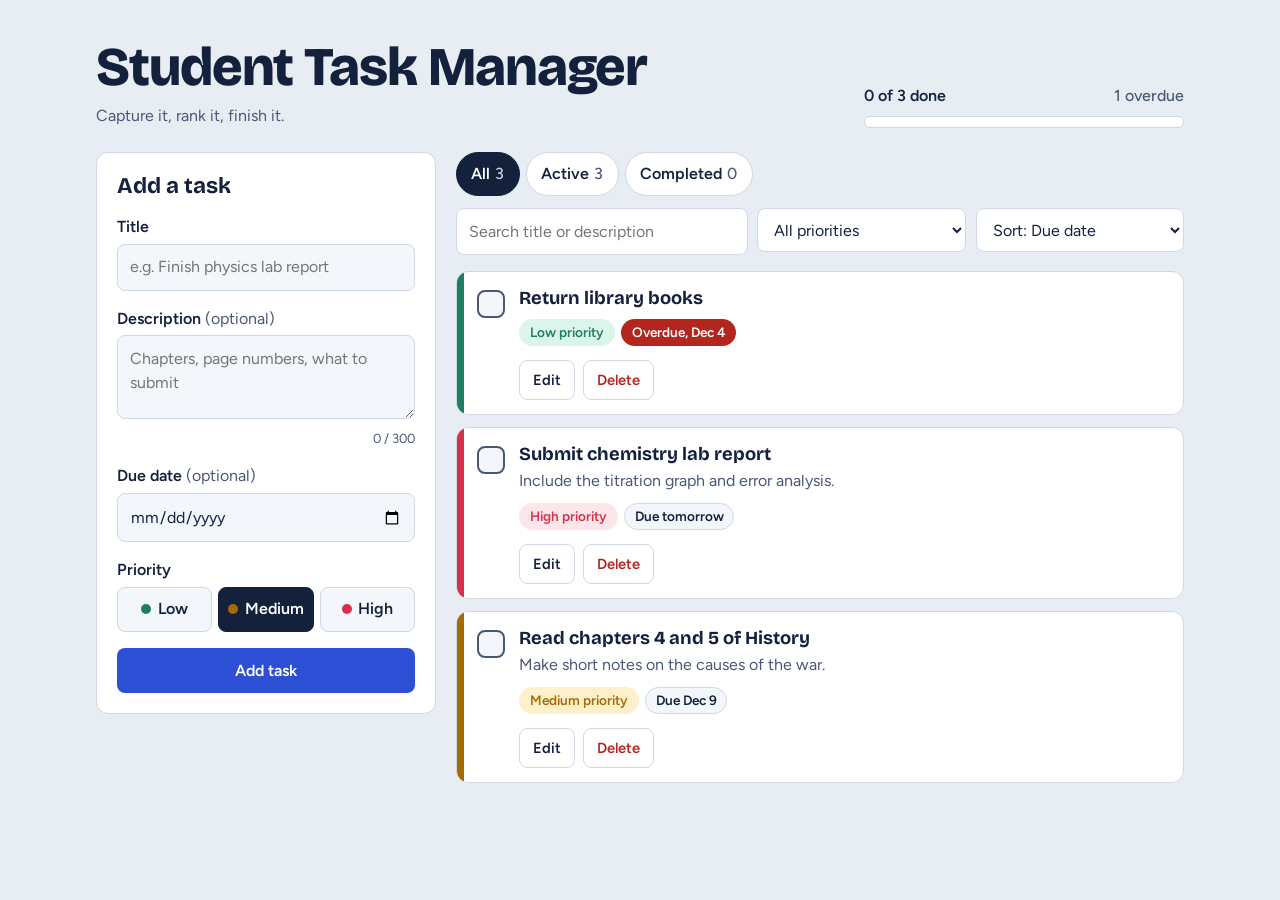
<file: index.html>
<!DOCTYPE html>
<html lang="en">
<head>
<meta charset="UTF-8">
<meta name="viewport" content="width=device-width, initial-scale=1">
<title>Student Task Manager</title>
<link rel="preconnect" href="https://fonts.googleapis.com">
<link rel="preconnect" href="https://fonts.gstatic.com" crossorigin>
<link href="https://fonts.googleapis.com/css2?family=Bricolage+Grotesque:opsz,wght@12..96,500;12..96,700;12..96,800&family=Figtree:wght@400;500;600&display=swap" rel="stylesheet">
<link rel="stylesheet" href="style.css">
</head>
<body>
<div class="shell">

  <header class="masthead">
    <div>
      <h1>Student Task Manager</h1>
      <p>Capture it, rank it, finish it.</p>
    </div>
    <div class="progress" aria-live="polite">
      <div class="progress-row">
        <span id="progressText">0 of 0 done</span>
        <span id="overdueText"></span>
      </div>
      <div class="bar" role="progressbar" aria-label="Tasks completed" aria-valuemin="0" aria-valuemax="100" aria-valuenow="0" id="progressBar"><i id="progressFill"></i></div>
    </div>
  </header>

  <div class="layout">

    <!-- Form -->
    <section class="panel panel-form" aria-labelledby="formTitle">
      <h2 id="formTitle">Add a task</h2>
      <p class="editing-note" id="editingNote" hidden>You are editing a task. Save changes or cancel to go back.</p>

      <form id="taskForm" novalidate>
        <div class="field">
          <label for="title">Title</label>
          <input class="input" id="title" name="title" type="text" maxlength="80" autocomplete="off" placeholder="e.g. Finish physics lab report" aria-describedby="titleError">
          <p class="error" id="titleError" role="alert" hidden></p>
        </div>

        <div class="field">
          <label for="description">Description <span class="hint">(optional)</span></label>
          <textarea class="input" id="description" name="description" maxlength="300" placeholder="Chapters, page numbers, what to submit"></textarea>
          <div class="counter" id="descCounter" aria-hidden="true">0 / 300</div>
        </div>

        <div class="field">
          <label for="dueDate">Due date <span class="hint">(optional)</span></label>
          <input class="input" id="dueDate" name="dueDate" type="date">
        </div>

        <div class="field">
          <div class="label" id="priorityLabel">Priority</div>
          <div class="seg" role="radiogroup" aria-labelledby="priorityLabel">
            <input type="radio" name="priority" id="pr-low" value="low">
            <label for="pr-low" class="p-low"><span>Low</span></label>
            <input type="radio" name="priority" id="pr-medium" value="medium" checked>
            <label for="pr-medium" class="p-medium"><span>Medium</span></label>
            <input type="radio" name="priority" id="pr-high" value="high">
            <label for="pr-high" class="p-high"><span>High</span></label>
          </div>
        </div>

        <div class="form-actions">
          <button type="submit" class="btn btn-primary" id="submitBtn">Add task</button>
          <button type="button" class="btn btn-ghost" id="cancelBtn" hidden>Cancel</button>
        </div>
      </form>
    </section>

    <!-- List -->
    <section aria-labelledby="listTitle">
      <h2 class="sr-only" id="listTitle">Your tasks</h2>

      <div class="toolbar">
        <div class="status-tabs" role="group" aria-label="Filter by status">
          <button class="tab" type="button" data-status="all" aria-pressed="true">All<span class="n" id="count-all">0</span></button>
          <button class="tab" type="button" data-status="active" aria-pressed="false">Active<span class="n" id="count-active">0</span></button>
          <button class="tab" type="button" data-status="completed" aria-pressed="false">Completed<span class="n" id="count-completed">0</span></button>
        </div>

        <div class="filters">
          <div>
            <label class="sr-only" for="search">Search tasks</label>
            <input class="input" id="search" type="search" placeholder="Search title or description">
          </div>
          <div>
            <label class="sr-only" for="priorityFilter">Filter by priority</label>
            <select class="input" id="priorityFilter">
              <option value="all">All priorities</option>
              <option value="high">High priority</option>
              <option value="medium">Medium priority</option>
              <option value="low">Low priority</option>
            </select>
          </div>
          <div>
            <label class="sr-only" for="sortBy">Sort tasks</label>
            <select class="input" id="sortBy">
              <option value="due">Sort: Due date</option>
              <option value="priority">Sort: Priority</option>
              <option value="newest">Sort: Newest first</option>
            </select>
          </div>
        </div>
      </div>

      <ul class="list" id="taskList"></ul>
      <div id="emptyState" hidden></div>
    </section>
  </div>
</div>

<div class="toast-region" aria-live="polite" id="toastRegion"></div>

<script src="script.js"></script>
</body>
</html>
</file>
<file: style.css>
:root {
  --bg: #e8edf3;
  --surface: #ffffff;
  --surface-2: #f3f6fa;
  --ink: #14213d;
  --ink-soft: #4a5876;
  --line: #cfd8e4;
  --accent: #2d4fd6;
  --accent-ink: #ffffff;
  --high: #d6304a;
  --high-bg: #fde6ea;
  --medium: #a86a00;
  --medium-bg: #fff0cc;
  --low: #1d7f5f;
  --low-bg: #dcf5ea;
  --danger: #b3261e;
  --radius: 12px;
  --font-display: "Bricolage Grotesque", "Segoe UI", system-ui, sans-serif;
  --font-body: "Figtree", system-ui, -apple-system, "Segoe UI", sans-serif;
}
@media (prefers-color-scheme: dark) {
  :root:not([data-theme="light"]) {
    --bg: #0e1424;
    --surface: #172038;
    --surface-2: #1d2844;
    --ink: #e8edf8;
    --ink-soft: #a5b1cc;
    --line: #2b3a5e;
    --accent: #7f9bff;
    --accent-ink: #0e1424;
    --high: #ff7a8e;
    --high-bg: #3c1d2a;
    --medium: #f5c35a;
    --medium-bg: #3a2f14;
    --low: #5fd3a6;
    --low-bg: #14352c;
    --danger: #ff8a80;
  }
}

*, *::before, *::after { box-sizing: border-box; }
html { -webkit-text-size-adjust: 100%; }
body {
  margin: 0;
  background: var(--bg);
  color: var(--ink);
  font-family: var(--font-body);
  font-size: 1rem;
  line-height: 1.5;
  min-height: 100vh;
}
h1, h2, h3 { font-family: var(--font-display); margin: 0; line-height: 1.15; }
button, input, select, textarea { font: inherit; color: inherit; }
:focus-visible { outline: 3px solid var(--accent); outline-offset: 2px; }
.sr-only {
  position: absolute; width: 1px; height: 1px; margin: -1px; padding: 0;
  overflow: hidden; clip: rect(0 0 0 0); white-space: nowrap; border: 0;
}

.shell { max-width: 1120px; margin: 0 auto; padding: 1.25rem 1rem 4rem; }

/* Header */
.masthead {
  display: flex; flex-wrap: wrap; align-items: end; justify-content: space-between;
  gap: 1rem 2rem; padding: 1rem 0 1.5rem;
}
.masthead h1 {
  font-size: clamp(2rem, 6vw, 3.4rem);
  font-weight: 800;
  letter-spacing: -0.02em;
}
.masthead p { margin: 0.35rem 0 0; color: var(--ink-soft); max-width: 36ch; }
.progress { min-width: min(100%, 280px); flex: 0 1 320px; }
.progress-row { display: flex; justify-content: space-between; gap: 1rem; font-weight: 600; }
.progress-row span:last-child { color: var(--ink-soft); font-weight: 500; }
.bar { height: 12px; background: var(--surface); border: 1px solid var(--line); border-radius: 99px; overflow: hidden; margin-top: 0.5rem; }
.bar > i { display: block; height: 100%; width: 0; background: var(--accent); border-radius: 99px; transition: width 0.35s ease; }

/* Layout */
.layout { display: grid; gap: 1.25rem; grid-template-columns: 1fr; align-items: start; }
@media (min-width: 880px) {
  .layout { grid-template-columns: 340px 1fr; }
  .panel-form { position: sticky; top: 1rem; }
}

.panel {
  background: var(--surface);
  border: 1px solid var(--line);
  border-radius: var(--radius);
  padding: 1.25rem;
}
.panel h2 { font-size: 1.4rem; margin-bottom: 1rem; }

/* Form */
.field { margin-bottom: 1rem; }
.field label, .field .label { display: block; font-weight: 600; margin-bottom: 0.3rem; }
.field .hint { font-weight: 400; color: var(--ink-soft); }
.input {
  width: 100%; padding: 0.65rem 0.75rem; min-height: 44px;
  background: var(--surface-2); border: 1.5px solid var(--line); border-radius: 8px;
}
textarea.input { resize: vertical; min-height: 84px; }
.input:focus-visible { border-color: var(--accent); outline-offset: 0; }
.input[aria-invalid="true"] { border-color: var(--danger); }
.error { color: var(--danger); font-size: 0.9rem; margin: 0.3rem 0 0; min-height: 0; }
.counter { text-align: right; font-size: 0.82rem; color: var(--ink-soft); margin-top: 0.15rem; }

.seg { display: grid; grid-auto-flow: column; grid-auto-columns: 1fr; gap: 0.4rem; }
.seg input { position: absolute; opacity: 0; pointer-events: none; }
.seg label {
  margin: 0; text-align: center; padding: 0.6rem 0.4rem; min-height: 44px;
  border: 1.5px solid var(--line); border-radius: 8px; cursor: pointer; font-weight: 600;
  background: var(--surface-2); display: flex; align-items: center; justify-content: center; gap: 0.4rem;
}
.seg label::before { content: ""; width: 10px; height: 10px; border-radius: 50%; background: currentColor; }
.seg .p-low { color: var(--low); }
.seg .p-medium { color: var(--medium); }
.seg .p-high { color: var(--high); }
.seg label span { color: var(--ink); }
.seg input:checked + label { background: var(--ink); border-color: var(--ink); }
.seg input:checked + label span { color: var(--surface); }
.seg input:focus-visible + label { outline: 3px solid var(--accent); outline-offset: 2px; }

.btn {
  min-height: 44px; padding: 0.6rem 1.1rem; border-radius: 8px; border: 1.5px solid transparent;
  font-weight: 600; cursor: pointer;
}
.btn-primary { background: var(--accent); color: var(--accent-ink); }
.btn-primary:hover { filter: brightness(1.08); }
.btn-ghost { background: transparent; border-color: var(--line); }
.btn-ghost:hover { background: var(--surface-2); }
.form-actions { display: flex; gap: 0.6rem; flex-wrap: wrap; }
.form-actions .btn-primary { flex: 1 1 auto; }
.editing-note {
  background: var(--medium-bg); color: var(--ink); border-radius: 8px;
  padding: 0.5rem 0.75rem; margin: -0.25rem 0 1rem; font-size: 0.92rem;
}

/* Toolbar */
.toolbar { display: grid; gap: 0.75rem; margin-bottom: 1rem; }
.status-tabs { display: flex; gap: 0.4rem; flex-wrap: wrap; }
.tab {
  min-height: 44px; padding: 0.5rem 0.9rem; border-radius: 99px; cursor: pointer;
  background: var(--surface); border: 1.5px solid var(--line); font-weight: 600;
}
.tab .n { color: var(--ink-soft); font-weight: 500; margin-left: 0.3rem; }
.tab[aria-pressed="true"] { background: var(--ink); color: var(--surface); border-color: var(--ink); }
.tab[aria-pressed="true"] .n { color: inherit; opacity: 0.8; }
.filters { display: grid; gap: 0.6rem; grid-template-columns: 1fr; }
@media (min-width: 560px) { .filters { grid-template-columns: 1.4fr 1fr 1fr; } }
.filters .input { background: var(--surface); }

/* Task cards */
.list { list-style: none; margin: 0; padding: 0; display: grid; gap: 0.75rem; }
.task {
  position: relative;
  display: grid; grid-template-columns: auto 1fr; gap: 0.5rem 0.9rem;
  background: var(--surface); border: 1px solid var(--line); border-radius: var(--radius);
  padding: 1rem 1rem 0.85rem 1.25rem; overflow: hidden;
}
.task::before {
  content: ""; position: absolute; left: 0; top: 0; bottom: 0; width: 7px; background: var(--edge, var(--line));
}
.task[data-priority="high"] { --edge: var(--high); }
.task[data-priority="medium"] { --edge: var(--medium); }
.task[data-priority="low"] { --edge: var(--low); }
.task.is-editing { outline: 2.5px dashed var(--accent); outline-offset: -2px; }

.check {
  appearance: none; -webkit-appearance: none; width: 28px; height: 28px; margin: 2px 0 0;
  border: 2px solid var(--ink-soft); border-radius: 8px; background: var(--surface-2); cursor: pointer;
  display: grid; place-content: center;
}
.check::after {
  content: ""; width: 14px; height: 8px; border-left: 3px solid var(--accent-ink); border-bottom: 3px solid var(--accent-ink);
  transform: rotate(-45deg) translate(1px, -1px) scale(0); transition: transform 0.12s ease;
}
.check:checked { background: var(--accent); border-color: var(--accent); }
.check:checked::after { transform: rotate(-45deg) translate(1px, -1px) scale(1); }

.task h3 { font-size: 1.15rem; font-weight: 700; overflow-wrap: anywhere; }
.task .desc { margin: 0.25rem 0 0; color: var(--ink-soft); overflow-wrap: anywhere; white-space: pre-wrap; }
.task.done h3 { text-decoration: line-through; color: var(--ink-soft); }
.task.done { opacity: 0.78; }

.meta { display: flex; flex-wrap: wrap; gap: 0.4rem; margin-top: 0.6rem; }
.chip {
  display: inline-flex; align-items: center; gap: 0.35rem; padding: 0.15rem 0.6rem;
  border-radius: 99px; font-size: 0.85rem; font-weight: 600; background: var(--surface-2); border: 1px solid var(--line);
}
.chip.high { background: var(--high-bg); color: var(--high); border-color: transparent; }
.chip.medium { background: var(--medium-bg); color: var(--medium); border-color: transparent; }
.chip.low { background: var(--low-bg); color: var(--low); border-color: transparent; }
.chip.overdue { background: var(--danger); color: #fff; border-color: transparent; }
.chip.today { background: var(--accent); color: var(--accent-ink); border-color: transparent; }

.actions { grid-column: 2; display: flex; gap: 0.5rem; margin-top: 0.4rem; }
.link-btn {
  min-height: 40px; padding: 0.3rem 0.8rem; background: transparent; border: 1.5px solid var(--line);
  border-radius: 8px; cursor: pointer; font-weight: 600; font-size: 0.92rem;
}
.link-btn:hover { background: var(--surface-2); }
.link-btn.danger { color: var(--danger); }

/* Empty state */
.empty { text-align: center; padding: 2.5rem 1rem; border: 2px dashed var(--line); border-radius: var(--radius); color: var(--ink-soft); }
.empty h3 { color: var(--ink); font-size: 1.3rem; margin-bottom: 0.3rem; }
.empty .btn { margin-top: 0.9rem; }

/* Toast */
.toast-region { position: fixed; left: 0; right: 0; bottom: 1rem; display: flex; justify-content: center; padding: 0 1rem; pointer-events: none; z-index: 10; }
.toast {
  pointer-events: auto; display: flex; gap: 1rem; align-items: center;
  background: var(--ink); color: var(--surface); padding: 0.7rem 0.9rem 0.7rem 1.1rem; border-radius: 10px;
  box-shadow: 0 8px 28px rgba(0,0,0,0.25);
}
.toast button {
  background: transparent; color: inherit; border: 1.5px solid currentColor; border-radius: 8px;
  padding: 0.35rem 0.8rem; min-height: 40px; font-weight: 600; cursor: pointer;
}

@media (prefers-reduced-motion: reduce) {
  * { transition: none !important; animation: none !important; }
}
</file>
